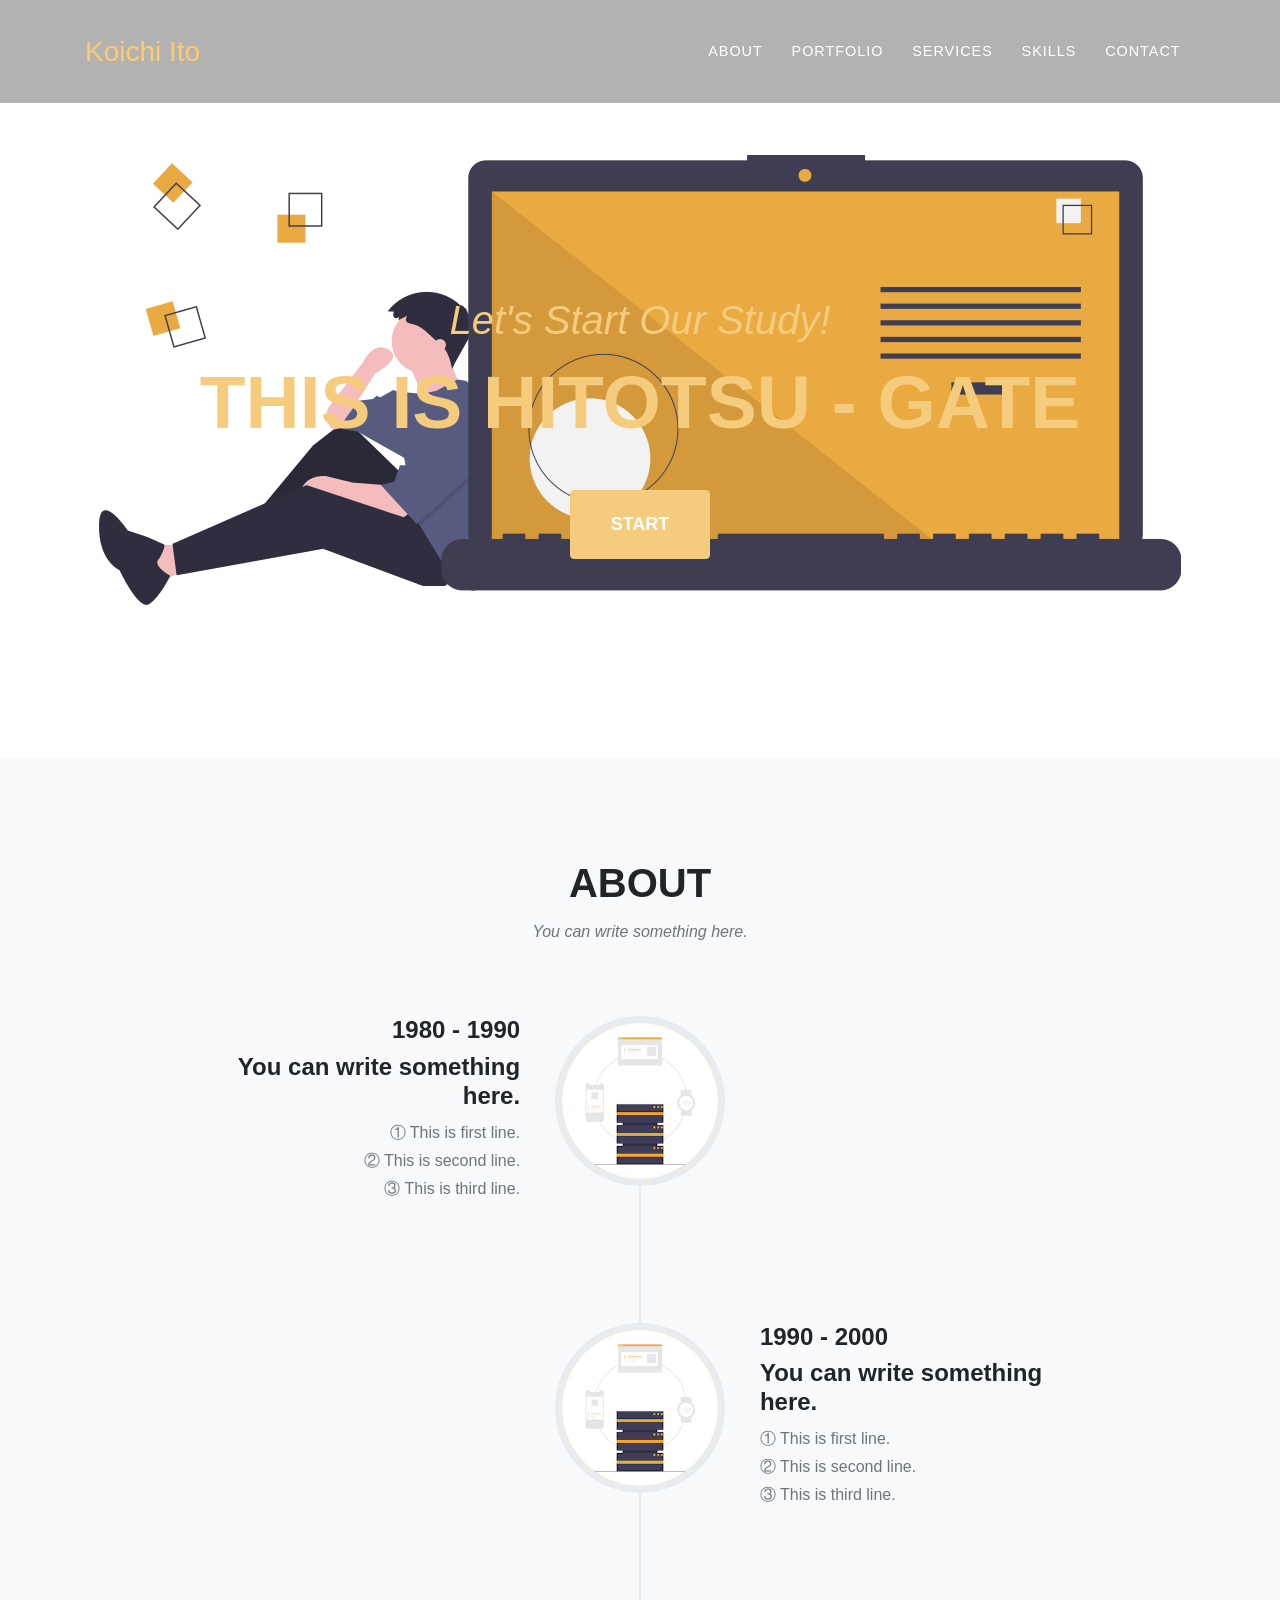
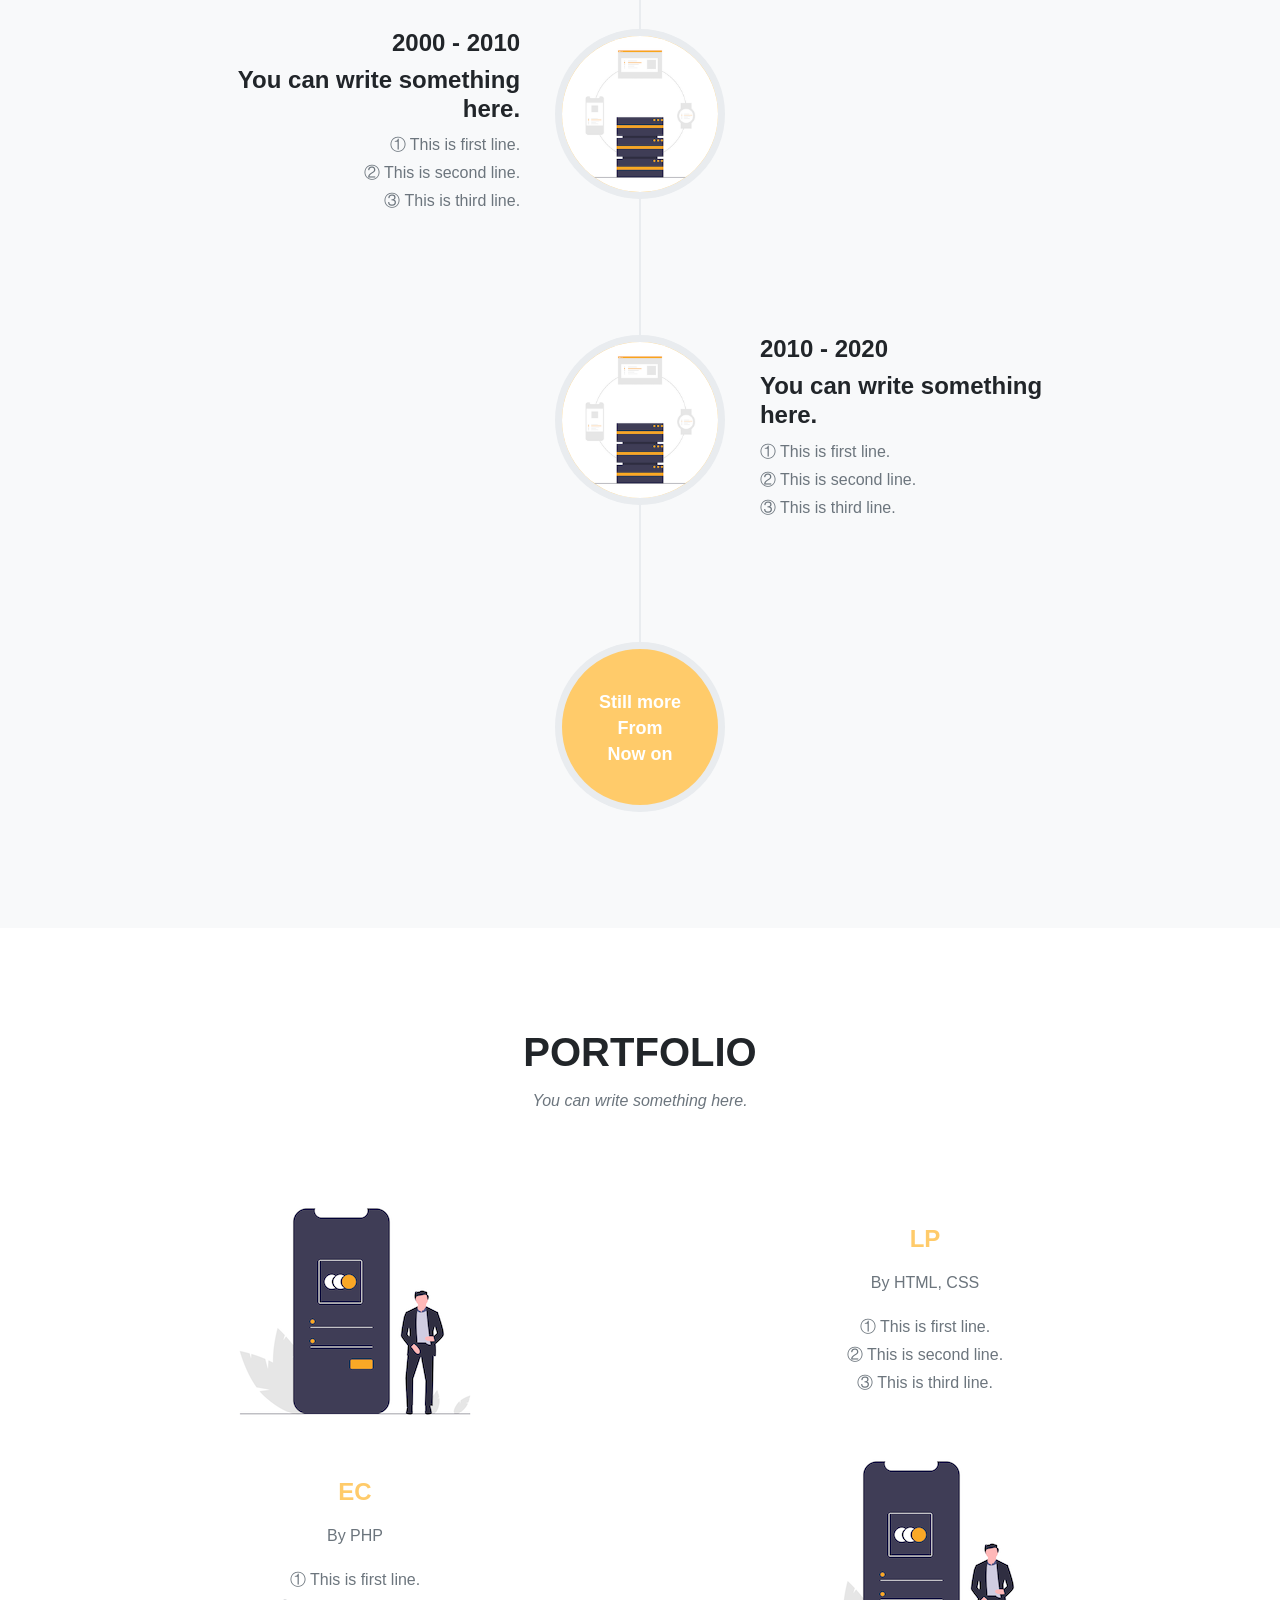
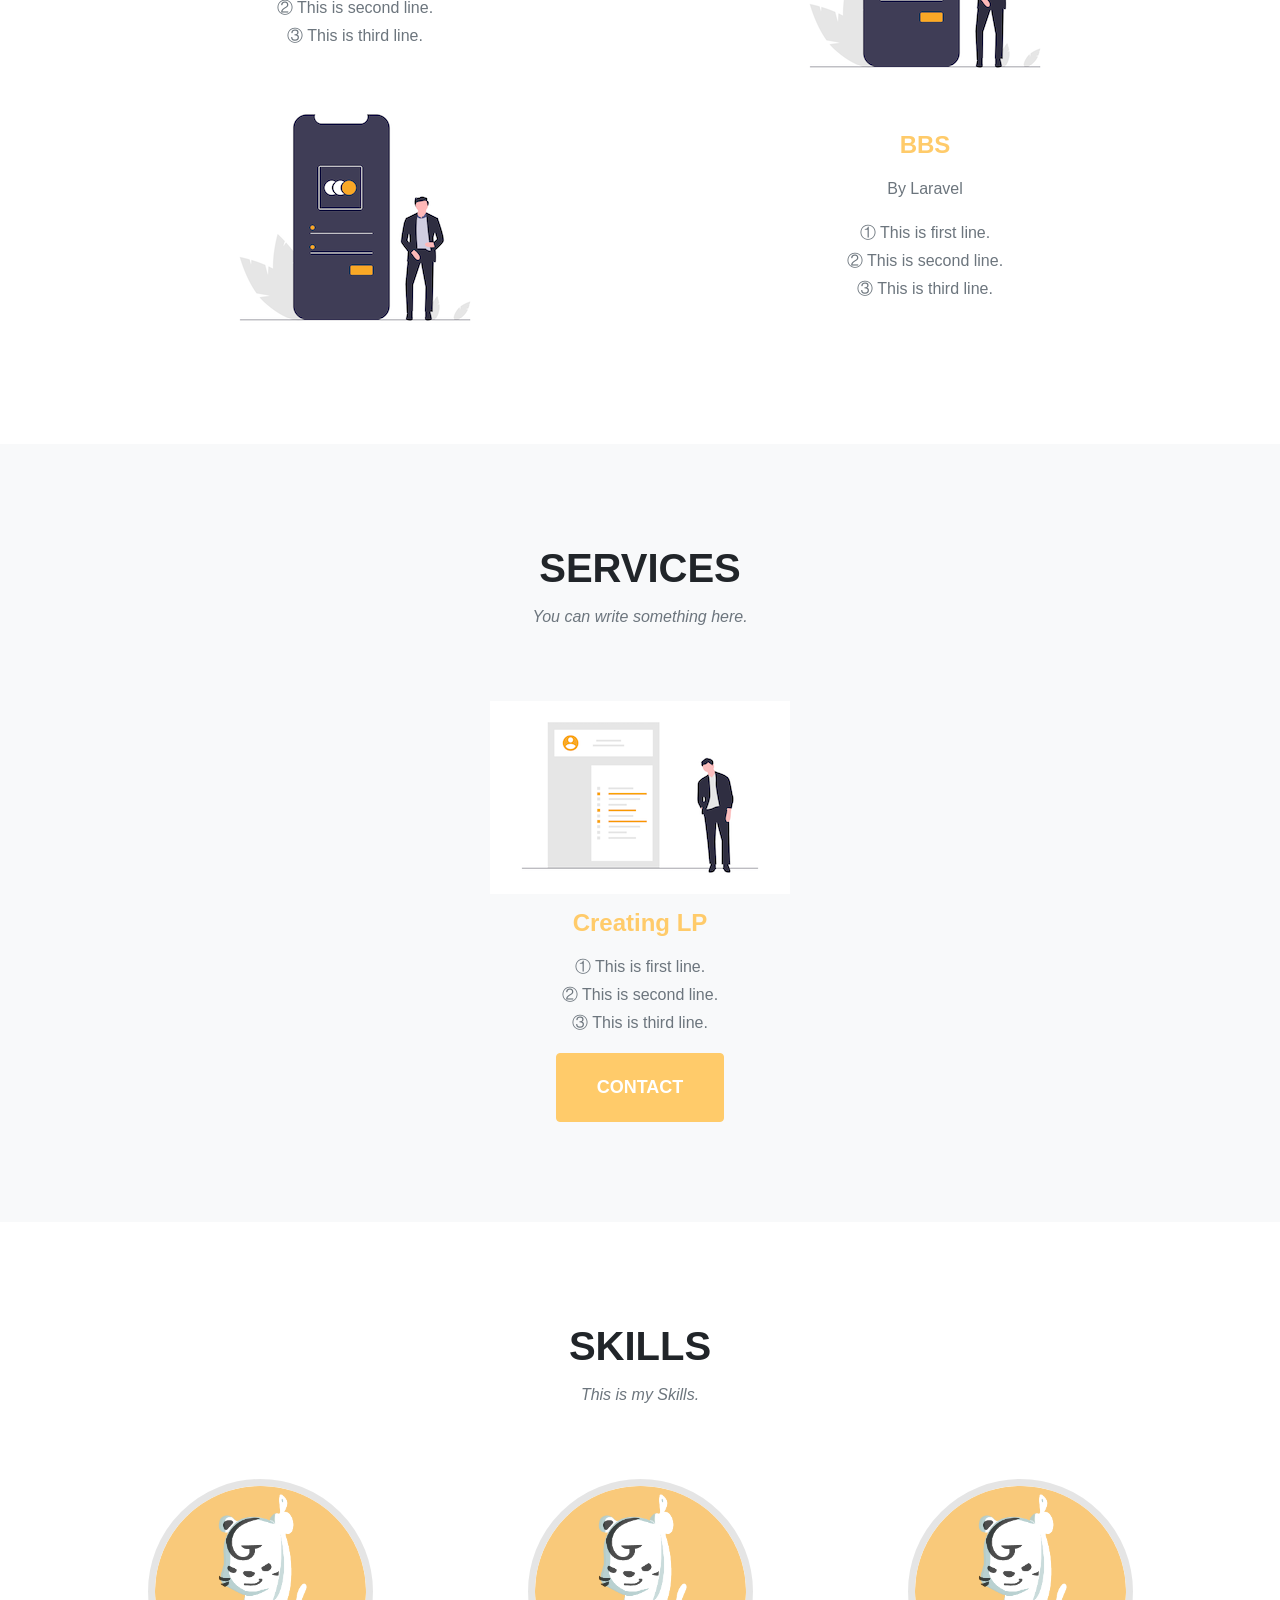
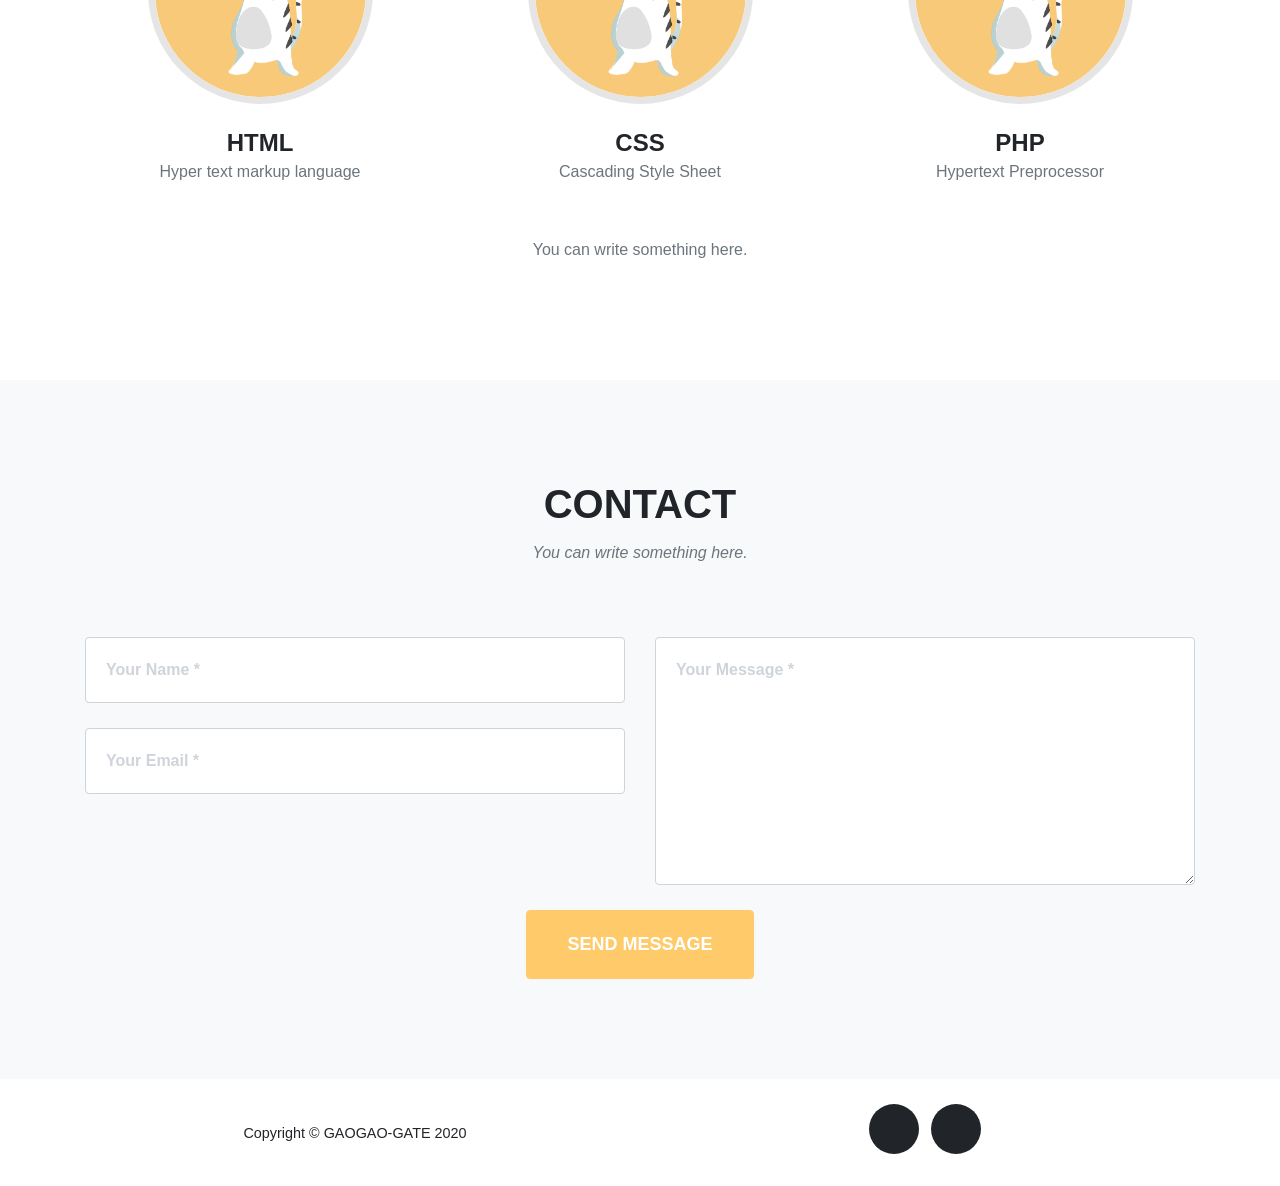
<file: dev/first_lp-master/index.html>
<!DOCTYPE html>
<html lang="ja">

<head>

	<meta charset="utf-8">

	<title>GAOGAO-GATE - lp_format</title>

	<link rel="stylesheet" href="https://stackpath.bootstrapcdn.com/bootstrap/4.4.1/css/bootstrap.min.css"
		integrity="sha384-Vkoo8x4CGsO3+Hhxv8T/Q5PaXtkKtu6ug5TOeNV6gBiFeWPGFN9MuhOf23Q9Ifjh" crossorigin="anonymous">

	<link href="css/gaogao.css" rel="stylesheet">

</head>

<body id="page-top">

	<!-- Navigation -->
	<nav class="navbar navbar-expand-lg navbar-dark fixed-top" id="mainNav">
		<div class="container">
			<a class="navbar-brand js-scroll-trigger" href="#page-top">Koichi Ito</a>
			<button class="navbar-toggler navbar-toggler-right" type="button" data-toggle="collapse"
				data-target="#navbarResponsive" aria-controls="navbarResponsive" aria-expanded="false"
				aria-label="Toggle navigation">
				Menu
			</button>
			<div class="collapse navbar-collapse" id="navbarResponsive">
				<ul class="navbar-nav text-uppercase ml-auto">
					<li class="nav-item">
						<a class="nav-link js-scroll-trigger" href="#about">About</a>
					</li>
					<li class="nav-item">
						<a class="nav-link js-scroll-trigger" href="#portfolio">Portfolio</a>
					</li>
					<li class="nav-item">
						<a class="nav-link js-scroll-trigger" href="#services">Services</a>
					</li>
					<li class="nav-item">
						<a class="nav-link js-scroll-trigger" href="#skills">Skills</a>
					</li>
					<li class="nav-item">
						<a class="nav-link js-scroll-trigger" href="#contact">Contact</a>
					</li>
				</ul>
			</div>
		</div>
	</nav>

	<!-- Header -->
	<header class="masthead">
		<div class="container">
			<div class="intro-text">
				<div class="intro-lead-in">Let's Start Our Study!</div>
				<div class="intro-heading text-uppercase">This is HITOTSU - GATE</div>
				<a class="btn btn-primary btn-xl text-uppercase js-scroll-trigger" href="#about">Start</a>
			</div>
		</div>
	</header>

	<!-- About -->
	<section class="bg-light page-section" id="about">
		<div class="container">
			<div class="row">
				<div class="col-lg-12 text-center">
					<h2 class="section-heading text-uppercase">About</h2>
					<h3 class="section-subheading text-muted">You can write something here.</h3>
				</div>
			</div>
			<div class="row">
				<div class="col-lg-12">
					<ul class="timeline">
						<li>
							<div class="timeline-image">
								<img class="h-100 rounded-circle img-fluid" src="img/lp_1.png" alt="">
							</div>
							<div class="timeline-panel">
								<div class="timeline-heading">
									<h4>1980 - 1990</h4>
									<h4 class="subheading">You can write something here.</h4>
								</div>
								<div class="timeline-body">
									<p class="text-muted">
										① This is first line.<br>
										② This is second line.<br>
										③ This is third line.
									</p>
								</div>
							</div>
						</li>
						<li class="timeline-inverted">
							<div class="timeline-image">
								<img class="h-100 rounded-circle img-fluid" src="img/lp_1.png" alt="">
							</div>
							<div class="timeline-panel">
								<div class="timeline-heading">
									<h4>1990 - 2000</h4>
									<h4 class="subheading">You can write something here.</h4>
								</div>
								<div class="timeline-body">
									<p class="text-muted">
										① This is first line.<br>
										② This is second line.<br>
										③ This is third line.
									</p>
								</div>
							</div>
						</li>
						<li>
							<div class="timeline-image">
								<img class="h-100 rounded-circle img-fluid" src="img/lp_1.png" alt="">
							</div>
							<div class="timeline-panel">
								<div class="timeline-heading">
									<h4>2000 - 2010</h4>
									<h4 class="subheading">You can write something here.</h4>
								</div>
								<div class="timeline-body">
									<p class="text-muted">
										① This is first line.<br>
										② This is second line.<br>
										③ This is third line.
									</p>
								</div>
							</div>
						</li>
						<li class="timeline-inverted">
							<div class="timeline-image">
								<img class="h-100 rounded-circle img-fluid" src="img/lp_1.png" alt="">
							</div>
							<div class="timeline-panel">
								<div class="timeline-heading">
									<h4>2010 - 2020</h4>
									<h4 class="subheading">You can write something here.</h4>
								</div>
								<div class="timeline-body">
									<p class="text-muted">
										① This is first line.<br>
										② This is second line.<br>
										③ This is third line.
									</p>
								</div>
							</div>
						</li>
						<li class="timeline-inverted">
							<div class="timeline-image">
								<h4>Still more<br>
									From<br>
									Now on
								</h4>
							</div>
						</li>
					</ul>
				</div>
			</div>
		</div>
	</section>

	<!-- Portfolio Grid -->
	<section class="page-section" id="portfolio">
		<div class="container">
			<div class="row">
				<div class="col-lg-12 text-center">
					<h2 class="section-heading text-uppercase">Portfolio</h2>
					<h3 class="section-subheading text-muted">You can write something here.</h3>
				</div>
			</div>
			<div class="row text-center align-items-center">
				<div class="col-md-6">
					<span class="fa-stack fa-4x">
						<img src="img/lp_2.png" alt="">
					</span>
				</div>
				<div class="col-md-6">
					<a class="portfolio-link" data-toggle="modal" href="#portfolioModal2">
						<h4 class="service-heading">LP</h4>
					</a>
					<p class="text-muted">By HTML, CSS</p>
					<p class="text-muted">
						① This is first line.<br>
						② This is second line.<br>
						③ This is third line.
					</p>
				</div>
			</div>
			<div class="row text-center align-items-center">
				<div class="col-md-6 order-md-2">
					<span class="fa-stack fa-4x">
						<img src="img/lp_2.png" alt="">
					</span>
				</div>
				<div class="col-md-6 order-md-1">
					<a class="portfolio-link" data-toggle="modal" href="#portfolioModal2">
						<h4 class="service-heading">EC</h4>
					</a>
					<p class="text-muted">By PHP</p>
					<p class="text-muted">
						① This is first line.<br>
						② This is second line.<br>
						③ This is third line.
					</p>
				</div>
			</div>
			<div class="row text-center align-items-center">
				<div class="col-md-6">
					<span class="fa-stack fa-4x">
						<img src="img/lp_2.png" alt="">
					</span>
				</div>
				<div class="col-md-6">
					<a class="portfolio-link" data-toggle="modal" href="#portfolioModal2">
						<h4 class="service-heading">BBS</h4>
					</a>
					<p class="text-muted">By Laravel</p>
					<p class="text-muted">
						① This is first line.<br>
						② This is second line.<br>
						③ This is third line.
					</p>
				</div>
			</div>
		</div>
	</section>

	<!-- Services -->
	<section class="bg-light page-section" id="services">
		<div class="container">
			<div class="row">
				<div class="col-lg-12 text-center">
					<h2 class="section-heading text-uppercase">Services</h2>
					<h3 class="section-subheading text-muted">You can write something here.</h3>
				</div>
			</div>
			<div class="row text-center">
				<div class="col-md-12">
					<span class="fa-stack fa-4x">
						<img src="img/lp_3.png" alt="">
					</span>
					<a class="portfolio-link" data-toggle="modal" href="#portfolioModal2">
						<h4 class="service-heading">Creating LP</h4>
					</a>
					<p class="text-muted">
						① This is first line.<br>
						② This is second line.<br>
						③ This is third line.
					</p>
					<a class="btn btn-primary btn-xl text-uppercase js-scroll-trigger" href="#contact">Contact</a>
				</div>
			</div>
		</div>
	</section>

	<!-- Skills -->
	<section class="page-section" id="skills">
		<div class="container">
			<div class="row">
				<div class="col-lg-12 text-center">
					<h2 class="section-heading text-uppercase">Skills</h2>
					<h3 class="section-subheading text-muted">This is my Skills.</h3>
				</div>
			</div>
			<div class="row">
				<div class="col-sm-4">
					<div class="skills">
						<img class="mx-auto rounded-circle" src="img/lp_4.png" alt="">
						<h4>HTML</h4>
						<p class="text-muted">Hyper text markup language</p>
					</div>
				</div>
				<div class="col-sm-4">
					<div class="skills">
						<img class="mx-auto rounded-circle" src="img/lp_4.png" alt="">
						<h4>CSS</h4>
						<p class="text-muted">Cascading Style Sheet</p>
					</div>
				</div>
				<div class="col-sm-4">
					<div class="skills">
						<img class="mx-auto rounded-circle" src="img/lp_4.png" alt="">
						<h4>PHP</h4>
						<p class="text-muted">Hypertext Preprocessor</p>
					</div>
				</div>
			</div>
			<div class="row">
				<div class="col-lg-8 mx-auto text-center">
					<p class="large text-muted">You can write something here.</p>
				</div>
			</div>
		</div>
	</section>

	<!-- Contact -->
	<section class="bg-light page-section" id="contact">
		<div class="container">
			<div class="row">
				<div class="col-lg-12 text-center">
					<h2 class="section-heading text-uppercase">Contact</h2>
					<h3 class="section-subheading text-muted">You can write something here.</h3>
				</div>
			</div>
			<div class="row">
				<div class="col-lg-12">
					<form id="contactForm" name="sentMessage">
						<div class="row">
							<div class="col-md-6">
								<div class="form-group">
									<input class="form-control" id="name" type="text" placeholder="Your Name *" required="required"
										data-validation-required-message="Please enter your name.">
									<p class="help-block text-danger"></p>
								</div>
								<div class="form-group">
									<input class="form-control" id="email" type="email" placeholder="Your Email *" required="required"
										data-validation-required-message="Please enter your email address.">
									<p class="help-block text-danger"></p>
								</div>
							</div>
							<div class="col-md-6">
								<div class="form-group">
									<textarea class="form-control" id="message" placeholder="Your Message *" required="required"
										data-validation-required-message="Please enter a message."></textarea>
									<p class="help-block text-danger"></p>
								</div>
							</div>
							<div class="clearfix"></div>
							<div class="col-lg-12 text-center">
								<div id="success"></div>
								<button id="sendMessageButton" class="btn btn-primary btn-xl text-uppercase" type="submit">Send
									Message</button>
							</div>
						</div>
					</form>
				</div>
			</div>
		</div>
	</section>

	<!-- Footer -->
	<footer class="footer">
		<div class="container">
			<div class="row align-items-center">
				<div class="col-md-6">
					<span class="copyright">Copyright &copy; GAOGAO-GATE 2020</span>
				</div>
				<div class="col-md-6">
					<ul class="list-inline social-buttons">
						<li class="list-inline-item">
							<a href="https://twitter.com/higesou1">
								<i class="fab fa-twitter"></i>
							</a>
						</li>
						<li class="list-inline-item">
							<a href="#">
								<i class="fab fa-facebook-f"></i>
							</a>
						</li>
					</ul>
				</div>
			</div>
		</div>
	</footer>

	<!-- Portfolio Modals -->

	<!-- Modal 1 -->
	<div class="portfolio-modal modal fade" id="portfolioModal1" tabindex="-1" role="dialog" aria-hidden="true">
		<div class="modal-dialog">
			<div class="modal-content">
				<div class="close-modal" data-dismiss="modal">
					<div class="lr">
						<div class="rl"></div>
					</div>
				</div>
				<div class="container">
					<div class="row">
						<div class="col-lg-8 mx-auto">
							<div class="modal-body">
								<!-- Project Details Go Here -->
								<h2 class="text-uppercase">Project Name</h2>
								<p class="item-intro text-muted">Lorem ipsum dolor sit amet consectetur.</p>
								<img class="img-fluid d-block mx-auto" src="img/lp_4.png" alt="">
								<p>Use this area to describe your project. Lorem ipsum dolor sit amet, consectetur
									adipisicing elit. Est
									blanditiis dolorem culpa incidunt minus dignissimos deserunt repellat aperiam quasi
									sunt officia
									expedita beatae cupiditate, maiores repudiandae, nostrum, reiciendis facere nemo!
								</p>
								<ul class="list-inline">
									<li>Date: January 2017</li>
									<li>Client: Threads</li>
									<li>Category: Illustration</li>
								</ul>
								<button class="btn btn-primary" data-dismiss="modal" type="button">

									Close Project</button>
							</div>
						</div>
					</div>
				</div>
			</div>
		</div>
	</div>

	<!-- Modal 2 -->
	<div class="portfolio-modal modal fade" id="portfolioModal2" tabindex="-1" role="dialog" aria-hidden="true">
		<div class="modal-dialog">
			<div class="modal-content">
				<div class="close-modal" data-dismiss="modal">
					<div class="lr">
						<div class="rl"></div>
					</div>
				</div>
				<div class="container">
					<div class="row">
						<div class="col-lg-8 mx-auto">
							<div class="modal-body">
								<!-- Project Details Go Here -->
								<h2 class="text-uppercase">Project Name</h2>
								<p class="item-intro text-muted">Lorem ipsum dolor sit amet consectetur.</p>
								<img class="img-fluid d-block mx-auto" src="img/lp_4.png" alt="">
								<p>Use this area to describe your project. Lorem ipsum dolor sit amet, consectetur
									adipisicing elit. Est
									blanditiis dolorem culpa incidunt minus dignissimos deserunt repellat aperiam quasi
									sunt officia
									expedita beatae cupiditate, maiores repudiandae, nostrum, reiciendis facere nemo!
								</p>
								<ul class="list-inline">
									<li>Date: January 2017</li>
									<li>Client: Explore</li>
									<li>Category: Graphic Design</li>
								</ul>
								<button class="btn btn-primary" data-dismiss="modal" type="button">

									Close Project</button>
							</div>
						</div>
					</div>
				</div>
			</div>
		</div>
	</div>

	<!-- Modal 3 -->
	<div class="portfolio-modal modal fade" id="portfolioModal3" tabindex="-1" role="dialog" aria-hidden="true">
		<div class="modal-dialog">
			<div class="modal-content">
				<div class="close-modal" data-dismiss="modal">
					<div class="lr">
						<div class="rl"></div>
					</div>
				</div>
				<div class="container">
					<div class="row">
						<div class="col-lg-8 mx-auto">
							<div class="modal-body">
								<!-- Project Details Go Here -->
								<h2 class="text-uppercase">Project Name</h2>
								<p class="item-intro text-muted">Lorem ipsum dolor sit amet consectetur.</p>
								<img class="img-fluid d-block mx-auto" src="img/lp_4.png" alt="">
								<p>Use this area to describe your project. Lorem ipsum dolor sit amet, consectetur
									adipisicing elit. Est
									blanditiis dolorem culpa incidunt minus dignissimos deserunt repellat aperiam quasi
									sunt officia
									expedita beatae cupiditate, maiores repudiandae, nostrum, reiciendis facere nemo!
								</p>
								<ul class="list-inline">
									<li>Date: January 2017</li>
									<li>Client: Finish</li>
									<li>Category: Identity</li>
								</ul>
								<button class="btn btn-primary" data-dismiss="modal" type="button">

									Close Project</button>
							</div>
						</div>
					</div>
				</div>
			</div>
		</div>
	</div>

	<!-- Bootstrap core JavaScript -->
	<script src="https://code.jquery.com/jquery-3.4.1.slim.min.js"
		integrity="sha384-J6qa4849blE2+poT4WnyKhv5vZF5SrPo0iEjwBvKU7imGFAV0wwj1yYfoRSJoZ+n"
		crossorigin="anonymous"></script>
	<script src="https://cdn.jsdelivr.net/npm/popper.js@1.16.0/dist/umd/popper.min.js"
		integrity="sha384-Q6E9RHvbIyZFJoft+2mJbHaEWldlvI9IOYy5n3zV9zzTtmI3UksdQRVvoxMfooAo"
		crossorigin="anonymous"></script>
	<script src="https://stackpath.bootstrapcdn.com/bootstrap/4.4.1/js/bootstrap.min.js"
		integrity="sha384-wfSDF2E50Y2D1uUdj0O3uMBJnjuUD4Ih7YwaYd1iqfktj0Uod8GCExl3Og8ifwB6"
		crossorigin="anonymous"></script>

</body>

</html>
</file>
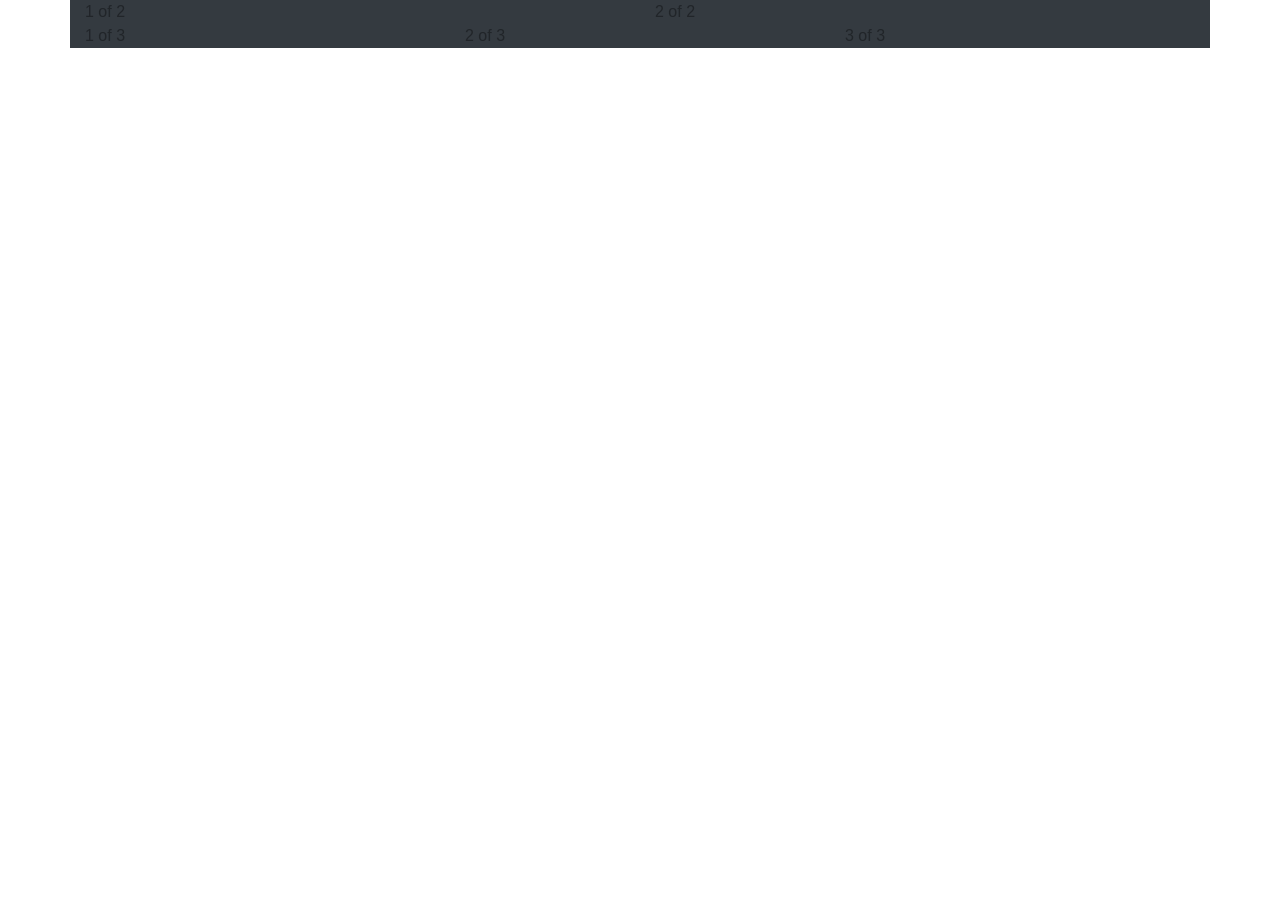
<file: dev/bootstrap1/lp.html>
<!DOCTYPE html>
<html lang="en">
<head>
    <meta charset="UTF-8">
    <meta name="viewport" content="width=device-width, initial-scale=1.0">
    <title>Document</title>
    <link rel="stylesheet" href="https://cdn.jsdelivr.net/npm/bootstrap@4.5.3/dist/css/bootstrap.min.css" integrity="sha384-TX8t27EcRE3e/ihU7zmQxVncDAy5uIKz4rEkgIXeMed4M0jlfIDPvg6uqKI2xXr2" crossorigin="anonymous">
</head>
<body>
    <div class="container bg-dark">
        <div class="row">
            <div class="col">
              1 of 2
            </div>
            <div class="col">
              2 of 2
            </div>
        </div>
        <div class="row">
            <div class="col">
              1 of 3
            </div>
            <div class="col">
              2 of 3
            </div>
            <div class="col">
              3 of 3
            </div>
        </div>
    </div>
</body>
</html>
</file>
<file: dev/first_lp-master/css/gaogao.css>
/*!
 * Start Bootstrap - Agency v5.2.2 (https://startbootstrap.com/template-overviews/agency)
 * Copyright 2013-2019 Start Bootstrap
 * Licensed under MIT (https://github.com/BlackrockDigital/startbootstrap-agency/blob/master/LICENSE)
 */
html{
  /* scroll-behavior: smooth; */
}

body {
  overflow-x: hidden;
  font-family: 'Roboto Slab', -apple-system, BlinkMacSystemFont, 'Segoe UI', Roboto, 'Helvetica Neue', Arial, sans-serif, 'Apple Color Emoji', 'Segoe UI Emoji', 'Segoe UI Symbol', 'Noto Color Emoji';
}

p {
  line-height: 1.75;
}

a {
  color: #ffcb6a;
}

a:hover {
  color: #fec503;
}

h1,
h2,
h3,
h4,
h5,
h6 {
  font-weight: 700;
  font-family: 'Montserrat', -apple-system, BlinkMacSystemFont, 'Segoe UI', Roboto, 'Helvetica Neue', Arial, sans-serif, 'Apple Color Emoji', 'Segoe UI Emoji', 'Segoe UI Symbol', 'Noto Color Emoji';
}

.page-section {
  padding: 100px 0;
}

.page-section h2.section-heading {
  font-size: 40px;
  margin-top: 0;
  margin-bottom: 15px;
}

.page-section h3.section-subheading {
  font-size: 16px;
  font-weight: 400;
  font-style: italic;
  margin-bottom: 75px;
  text-transform: none;
  font-family: 'Droid Serif', -apple-system, BlinkMacSystemFont, 'Segoe UI', Roboto, 'Helvetica Neue', Arial, sans-serif, 'Apple Color Emoji', 'Segoe UI Emoji', 'Segoe UI Symbol', 'Noto Color Emoji';
}

@media (min-width: 768px) {
  section {
    padding: 150px 0;
  }
}

::-moz-selection {
  background: #ffcb6a;
  text-shadow: none;
}

::selection {
  background: #ffcb6a;
  text-shadow: none;
}

img {
  object-fit: cover;
}

img::-moz-selection {
  background: transparent;
}

img::selection {
  background: transparent;
}

img::-moz-selection {
  background: transparent;
}

.btn {
  font-family: 'Montserrat', -apple-system, BlinkMacSystemFont, 'Segoe UI', Roboto, 'Helvetica Neue', Arial, sans-serif, 'Apple Color Emoji', 'Segoe UI Emoji', 'Segoe UI Symbol', 'Noto Color Emoji';
  font-weight: 700;
}

.btn-xl {
  font-size: 18px;
  padding: 20px 40px;
}

.btn-primary {
  background-color: #ffcb6a;
  border-color: #ffcb6a;
}

.btn-primary:active, .btn-primary:focus, .btn-primary:hover {
  background-color: #fec810 !important;
  border-color: #fec810 !important;
  color: white;
}

.btn-primary:active, .btn-primary:focus {
  box-shadow: 0 0 0 0.2rem rgba(254, 209, 55, 0.5) !important;
}

#mainNav {
  background-color: #212529;
}

#mainNav .navbar-toggler {
  font-size: 12px;
  right: 0;
  padding: 13px;
  text-transform: uppercase;
  color: white;
  border: 0;
  background-color: #ffcb6a;
  font-family: 'Montserrat', -apple-system, BlinkMacSystemFont, 'Segoe UI', Roboto, 'Helvetica Neue', Arial, sans-serif, 'Apple Color Emoji', 'Segoe UI Emoji', 'Segoe UI Symbol', 'Noto Color Emoji';
}

#mainNav .navbar-brand {
  color: #ffcb6a;
  font-family: 'Kaushan Script', -apple-system, BlinkMacSystemFont, 'Segoe UI', Roboto, 'Helvetica Neue', Arial, sans-serif, 'Apple Color Emoji', 'Segoe UI Emoji', 'Segoe UI Symbol', 'Noto Color Emoji';
}

#mainNav .navbar-brand.active, #mainNav .navbar-brand:active, #mainNav .navbar-brand:focus, #mainNav .navbar-brand:hover {
  color: #fec503;
}

#mainNav .navbar-nav .nav-item .nav-link {
  font-size: 90%;
  font-weight: 400;
  padding: 0.75em 0;
  letter-spacing: 1px;
  color: white;
  font-family: 'Montserrat', -apple-system, BlinkMacSystemFont, 'Segoe UI', Roboto, 'Helvetica Neue', Arial, sans-serif, 'Apple Color Emoji', 'Segoe UI Emoji', 'Segoe UI Symbol', 'Noto Color Emoji';
}

#mainNav .navbar-nav .nav-item .nav-link.active, #mainNav .navbar-nav .nav-item .nav-link:hover {
  color: #ffcb6a;
}

@media (min-width: 992px) {
  #mainNav {
    padding-top: 25px;
    padding-bottom: 25px;
    transition: padding-top 0.3s, padding-bottom 0.3s;
    border: none;
    background-color: rgba(0, 0, 0, .3);
  }
  #mainNav .navbar-brand {
    font-size: 1.75em;
    transition: all 0.3s;
  }
  #mainNav .navbar-nav .nav-item .nav-link {
    padding: 1.1em 1em !important;
  }
  #mainNav.navbar-shrink {
    padding-top: 0;
    padding-bottom: 0;
    background-color: #212529;
  }
  #mainNav.navbar-shrink .navbar-brand {
    font-size: 1.25em;
    padding: 12px 0;
  }
}

header.masthead {
  text-align: center;
  color: #ffcb6a;
  background-image: url("../img/lp_0.png");
  background-repeat: no-repeat;
  background-attachment: scroll;
  background-position: center center;
  filter: saturate(0.8);
}

header.masthead .intro-text {
  padding-top: 150px;
  padding-bottom: 100px;
}

header.masthead .intro-text .intro-lead-in {
  font-size: 22px;
  font-style: italic;
  line-height: 22px;
  margin-bottom: 25px;
  font-family: 'Droid Serif', -apple-system, BlinkMacSystemFont, 'Segoe UI', Roboto, 'Helvetica Neue', Arial, sans-serif, 'Apple Color Emoji', 'Segoe UI Emoji', 'Segoe UI Symbol', 'Noto Color Emoji';
}

header.masthead .intro-text .intro-heading {
  font-size: 50px;
  font-weight: 700;
  line-height: 50px;
  margin-bottom: 25px;
  font-family: 'Montserrat', -apple-system, BlinkMacSystemFont, 'Segoe UI', Roboto, 'Helvetica Neue', Arial, sans-serif, 'Apple Color Emoji', 'Segoe UI Emoji', 'Segoe UI Symbol', 'Noto Color Emoji';
}

@media (min-width: 768px) {
  header.masthead .intro-text {
    padding-top: 300px;
    padding-bottom: 200px;
  }
  header.masthead .intro-text .intro-lead-in {
    font-size: 40px;
    font-style: italic;
    line-height: 40px;
    margin-bottom: 25px;
    font-family: 'Droid Serif', -apple-system, BlinkMacSystemFont, 'Segoe UI', Roboto, 'Helvetica Neue', Arial, sans-serif, 'Apple Color Emoji', 'Segoe UI Emoji', 'Segoe UI Symbol', 'Noto Color Emoji';
  }
  header.masthead .intro-text .intro-heading {
    font-size: 75px;
    font-weight: 700;
    line-height: 75px;
    margin-bottom: 50px;
    font-family: 'Montserrat', -apple-system, BlinkMacSystemFont, 'Segoe UI', Roboto, 'Helvetica Neue', Arial, sans-serif, 'Apple Color Emoji', 'Segoe UI Emoji', 'Segoe UI Symbol', 'Noto Color Emoji';
  }
}

.service-heading {
  margin: 15px 0;
  text-transform: none;
}

#portfolio .portfolio-item {
  right: 0;
  margin: 0 0 15px;
}

#portfolio .portfolio-item .portfolio-link {
  position: relative;
  display: block;
  max-width: 400px;
  margin: 0 auto;
  cursor: pointer;
}

#portfolio .portfolio-item .portfolio-link .portfolio-hover {
  position: absolute;
  width: 100%;
  height: 100%;
  transition: all ease 0.5s;
  opacity: 0;
  background: rgba(254, 209, 54, 0.9);
}

#portfolio .portfolio-item .portfolio-link .portfolio-hover:hover {
  opacity: 1;
}

#portfolio .portfolio-item .portfolio-link .portfolio-hover .portfolio-hover-content {
  font-size: 20px;
  position: absolute;
  top: 50%;
  width: 100%;
  height: 20px;
  margin-top: -12px;
  text-align: center;
  color: white;
}

#portfolio .portfolio-item .portfolio-link .portfolio-hover .portfolio-hover-content i {
  margin-top: -12px;
}

#portfolio .portfolio-item .portfolio-link .portfolio-hover .portfolio-hover-content h3,
#portfolio .portfolio-item .portfolio-link .portfolio-hover .portfolio-hover-content h4 {
  margin: 0;
}

#portfolio .portfolio-item .portfolio-caption {
  max-width: 400px;
  margin: 0 auto;
  padding: 25px;
  text-align: center;
  background-color: #fff;
}

#portfolio .portfolio-item .portfolio-caption h4 {
  margin: 0;
  text-transform: none;
}

#portfolio .portfolio-item .portfolio-caption p {
  font-size: 16px;
  font-style: italic;
  margin: 0;
  font-family: 'Droid Serif', -apple-system, BlinkMacSystemFont, 'Segoe UI', Roboto, 'Helvetica Neue', Arial, sans-serif, 'Apple Color Emoji', 'Segoe UI Emoji', 'Segoe UI Symbol', 'Noto Color Emoji';
}

#portfolio * {
  z-index: 2;
}

@media (min-width: 767px) {
  #portfolio .portfolio-item {
    margin: 0 0 30px;
  }
}

.portfolio-modal .modal-dialog {
  margin: 1rem;
  max-width: 100vw;
}

.portfolio-modal .modal-content {
  padding: 100px 0;
  text-align: center;
}

.portfolio-modal .modal-content h2 {
  font-size: 3em;
  margin-bottom: 15px;
}

.portfolio-modal .modal-content p {
  margin-bottom: 30px;
}

.portfolio-modal .modal-content p.item-intro {
  font-size: 16px;
  font-style: italic;
  margin: 20px 0 30px;
  font-family: 'Droid Serif', -apple-system, BlinkMacSystemFont, 'Segoe UI', Roboto, 'Helvetica Neue', Arial, sans-serif, 'Apple Color Emoji', 'Segoe UI Emoji', 'Segoe UI Symbol', 'Noto Color Emoji';
}

.portfolio-modal .modal-content ul.list-inline {
  margin-top: 0;
  margin-bottom: 30px;
}

.portfolio-modal .modal-content img {
  margin-bottom: 30px;
}

.portfolio-modal .modal-content button {
  cursor: pointer;
}

.portfolio-modal .close-modal {
  position: absolute;
  top: 25px;
  right: 25px;
  width: 75px;
  height: 75px;
  cursor: pointer;
  background-color: transparent;
}

.portfolio-modal .close-modal:hover {
  opacity: 0.3;
}

.portfolio-modal .close-modal .lr {
  /* Safari and Chrome */
  z-index: 1051;
  width: 1px;
  height: 75px;
  margin-left: 35px;
  /* IE 9 */
  transform: rotate(45deg);
  background-color: #212529;
}

.portfolio-modal .close-modal .lr .rl {
  /* Safari and Chrome */
  z-index: 1052;
  width: 1px;
  height: 75px;
  /* IE 9 */
  transform: rotate(90deg);
  background-color: #212529;
}

.timeline {
  position: relative;
  padding: 0;
  list-style: none;
}

.timeline:before {
  position: absolute;
  top: 0;
  bottom: 0;
  left: 40px;
  width: 2px;
  margin-left: -1.5px;
  content: '';
  background-color: #e9ecef;
}

.timeline > li {
  position: relative;
  min-height: 50px;
  margin-bottom: 50px;
}

.timeline > li:after, .timeline > li:before {
  display: table;
  content: ' ';
}

.timeline > li:after {
  clear: both;
}

.timeline > li .timeline-panel {
  position: relative;
  float: right;
  width: 100%;
  padding: 0 20px 0 100px;
  text-align: left;
}

.timeline > li .timeline-panel:before {
  right: auto;
  left: -15px;
  border-right-width: 15px;
  border-left-width: 0;
}

.timeline > li .timeline-panel:after {
  right: auto;
  left: -14px;
  border-right-width: 14px;
  border-left-width: 0;
}

.timeline > li .timeline-image {
  position: absolute;
  z-index: 100;
  left: 0;
  width: 80px;
  height: 80px;
  margin-left: 0;
  text-align: center;
  color: white;
  border: 7px solid #e9ecef;
  border-radius: 100%;
  background-color: #ffcb6a;
}

.timeline > li .timeline-image h4 {
  font-size: 10px;
  line-height: 14px;
  margin-top: 12px;
}

.timeline > li.timeline-inverted > .timeline-panel {
  float: right;
  padding: 0 20px 0 100px;
  text-align: left;
}

.timeline > li.timeline-inverted > .timeline-panel:before {
  right: auto;
  left: -15px;
  border-right-width: 15px;
  border-left-width: 0;
}

.timeline > li.timeline-inverted > .timeline-panel:after {
  right: auto;
  left: -14px;
  border-right-width: 14px;
  border-left-width: 0;
}

.timeline > li:last-child {
  margin-bottom: 0;
}

.timeline .timeline-heading h4 {
  margin-top: 0;
  color: inherit;
}

.timeline .timeline-heading h4.subheading {
  text-transform: none;
}

.timeline .timeline-body > ul,
.timeline .timeline-body > p {
  margin-bottom: 0;
}

@media (min-width: 768px) {
  .timeline:before {
    left: 50%;
  }
  .timeline > li {
    min-height: 100px;
    margin-bottom: 100px;
  }
  .timeline > li .timeline-panel {
    float: left;
    width: 41%;
    padding: 0 20px 20px 30px;
    text-align: right;
  }
  .timeline > li .timeline-image {
    left: 50%;
    width: 100px;
    height: 100px;
    margin-left: -50px;
  }
  .timeline > li .timeline-image h4 {
    font-size: 13px;
    line-height: 18px;
    margin-top: 16px;
  }
  .timeline > li.timeline-inverted > .timeline-panel {
    float: right;
    padding: 0 30px 20px 20px;
    text-align: left;
  }
}

@media (min-width: 992px) {
  .timeline > li {
    min-height: 150px;
  }
  .timeline > li .timeline-panel {
    padding: 0 20px 20px;
  }
  .timeline > li .timeline-image {
    width: 150px;
    height: 150px;
    margin-left: -75px;
  }
  .timeline > li .timeline-image h4 {
    font-size: 18px;
    line-height: 26px;
    margin-top: 30px;
  }
  .timeline > li.timeline-inverted > .timeline-panel {
    padding: 0 20px 20px;
  }
}

@media (min-width: 1200px) {
  .timeline > li {
    min-height: 170px;
  }
  .timeline > li .timeline-panel {
    padding: 0 20px 20px 100px;
  }
  .timeline > li .timeline-image {
    width: 170px;
    height: 170px;
    margin-left: -85px;
  }
  .timeline > li .timeline-image h4 {
    margin-top: 40px;
  }
  .timeline > li.timeline-inverted > .timeline-panel {
    padding: 0 100px 20px 20px;
  }
}

.skills {
  margin-bottom: 50px;
  text-align: center;
}

.skills img {
  width: 225px;
  height: 225px;
  border: 7px solid rgba(0, 0, 0, 0.1);
}

.skills h4 {
  margin-top: 25px;
  margin-bottom: 0;
  text-transform: none;
}

.skills p {
  margin-top: 0;
}

section#contact .form-group {
  margin-bottom: 25px;
}

section#contact .form-group input,
section#contact .form-group textarea {
  padding: 20px;
}

section#contact .form-group input.form-control {
  height: auto;
}

section#contact .form-group textarea.form-control {
  height: 248px;
}

section#contact .form-control:focus {
  border-color: #ffcb6a;
  box-shadow: none;
}

section#contact ::-webkit-input-placeholder {
  font-weight: 700;
  color: #ced4da;
  font-family: 'Montserrat', -apple-system, BlinkMacSystemFont, 'Segoe UI', Roboto, 'Helvetica Neue', Arial, sans-serif, 'Apple Color Emoji', 'Segoe UI Emoji', 'Segoe UI Symbol', 'Noto Color Emoji';
}

section#contact :-moz-placeholder {
  font-weight: 700;
  color: #ced4da;
  font-family: 'Montserrat', -apple-system, BlinkMacSystemFont, 'Segoe UI', Roboto, 'Helvetica Neue', Arial, sans-serif, 'Apple Color Emoji', 'Segoe UI Emoji', 'Segoe UI Symbol', 'Noto Color Emoji';
}

section#contact ::-moz-placeholder {
  font-weight: 700;
  color: #ced4da;
  font-family: 'Montserrat', -apple-system, BlinkMacSystemFont, 'Segoe UI', Roboto, 'Helvetica Neue', Arial, sans-serif, 'Apple Color Emoji', 'Segoe UI Emoji', 'Segoe UI Symbol', 'Noto Color Emoji';
}

section#contact :-ms-input-placeholder {
  font-weight: 700;
  color: #ced4da;
  font-family: 'Montserrat', -apple-system, BlinkMacSystemFont, 'Segoe UI', Roboto, 'Helvetica Neue', Arial, sans-serif, 'Apple Color Emoji', 'Segoe UI Emoji', 'Segoe UI Symbol', 'Noto Color Emoji';
}

.footer {
  padding: 25px 0;
  text-align: center;
}

.footer span.copyright {
  font-size: 90%;
  line-height: 40px;
  text-transform: none;
  font-family: 'Montserrat', -apple-system, BlinkMacSystemFont, 'Segoe UI', Roboto, 'Helvetica Neue', Arial, sans-serif, 'Apple Color Emoji', 'Segoe UI Emoji', 'Segoe UI Symbol', 'Noto Color Emoji';
}

.footer ul.quicklinks {
  font-size: 90%;
  line-height: 40px;
  margin-bottom: 0;
  text-transform: none;
  font-family: 'Montserrat', -apple-system, BlinkMacSystemFont, 'Segoe UI', Roboto, 'Helvetica Neue', Arial, sans-serif, 'Apple Color Emoji', 'Segoe UI Emoji', 'Segoe UI Symbol', 'Noto Color Emoji';
}

ul.social-buttons {
  margin-bottom: 0;
}

ul.social-buttons li a {
  font-size: 20px;
  line-height: 50px;
  display: block;
  width: 50px;
  height: 50px;
  transition: all 0.3s;
  color: white;
  border-radius: 100%;
  outline: none;
  background-color: #212529;
}

ul.social-buttons li a:active, ul.social-buttons li a:focus, ul.social-buttons li a:hover {
  background-color: #ffcb6a;
}
</file>
